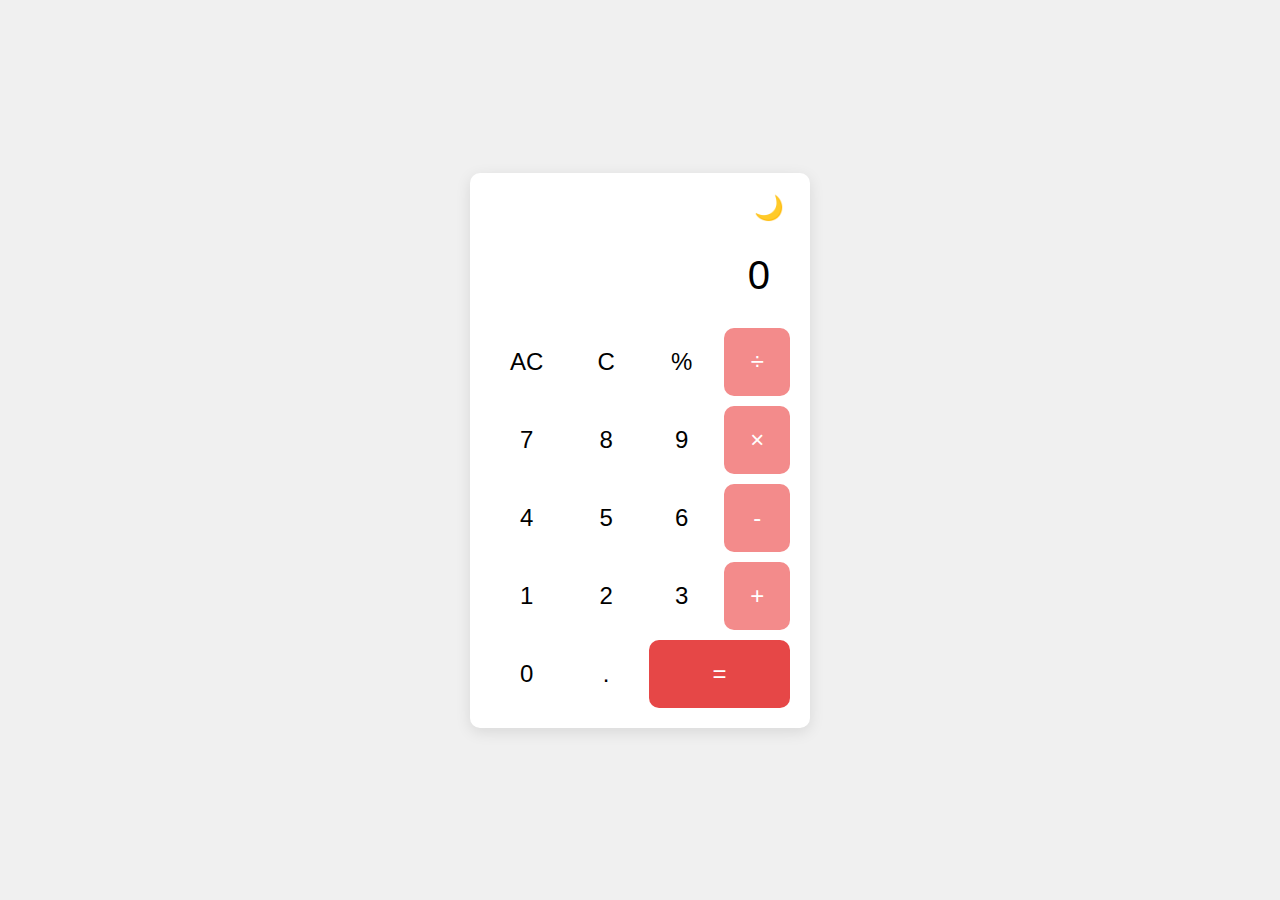
<file: calculator/index.html>
<!DOCTYPE html>
<html lang="en">
<head>
    <meta charset="UTF-8">
    <meta name="viewport" content="width=device-width, initial-scale=1.0">
    <title>Dark Mode Calculator</title>
    <link rel="stylesheet" href="style.css">
</head>
<body>
    <div class="calculator">
        <div class="theme-toggle">
            <button id="theme-button">🌙</button>
        </div>
        <div class="display">
            <span id="previous-operand"></span>
            <span id="current-operand">0</span>
        </div>
        <div class="buttons">
            <button class="button" data-action="all-clear">AC</button>
            <button class="button" data-action="clear">C</button>
            <button class="button" data-action="percentage">%</button>
            <button class="button operator" data-action="divide">÷</button>
            <button class="button" data-number>7</button>
            <button class="button" data-number>8</button>
            <button class="button" data-number>9</button>
            <button class="button operator" data-action="multiply">×</button>
            <button class="button" data-number>4</button>
            <button class="button" data-number>5</button>
            <button class="button" data-number>6</button>
            <button class="button operator" data-action="subtract">-</button>
            <button class="button" data-number>1</button>
            <button class="button" data-number>2</button>
            <button class="button" data-number>3</button>
            <button class="button operator" data-action="add">+</button>
            <button class="button" data-number>0</button>
            <button class="button" data-action="decimal">.</button>
            <button class="button equal" data-action="equals">=</button>
        </div>
    </div>

    <script src="script.js"></script>
</body>
</html>
</file>
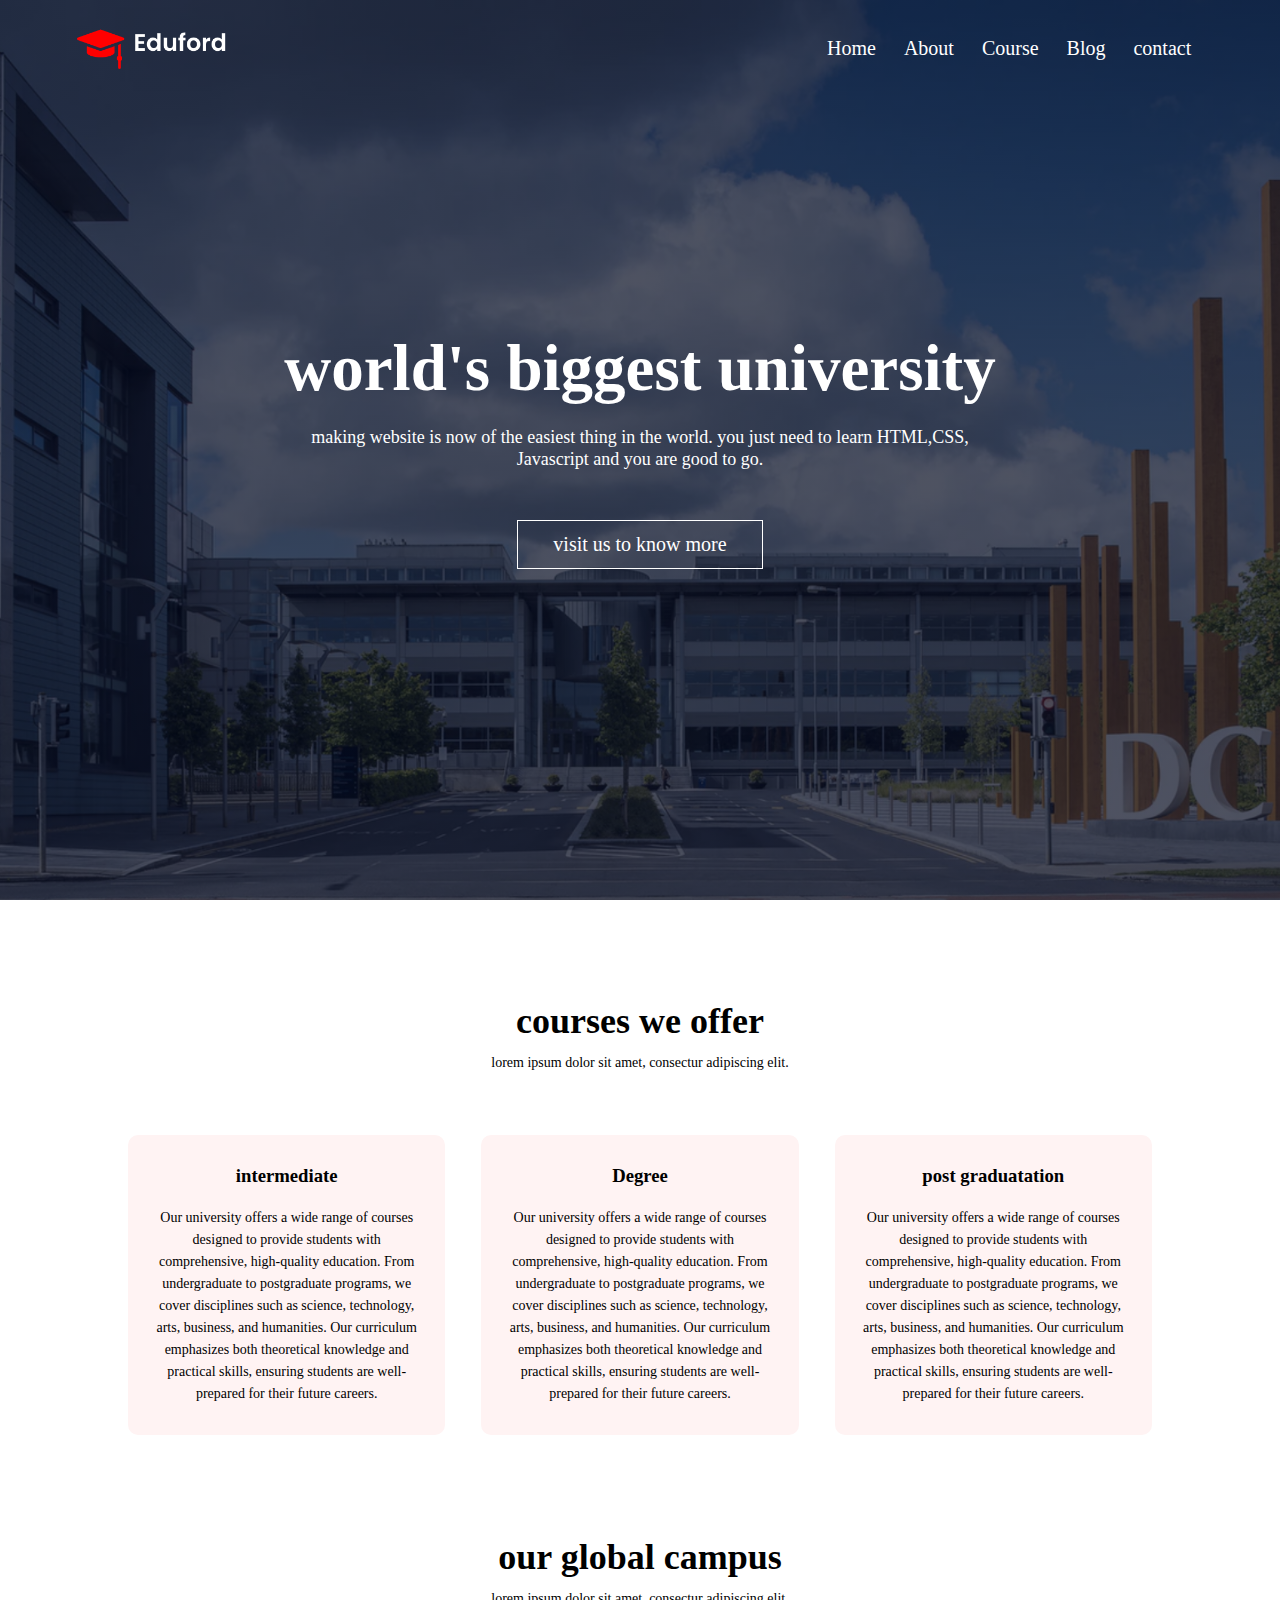
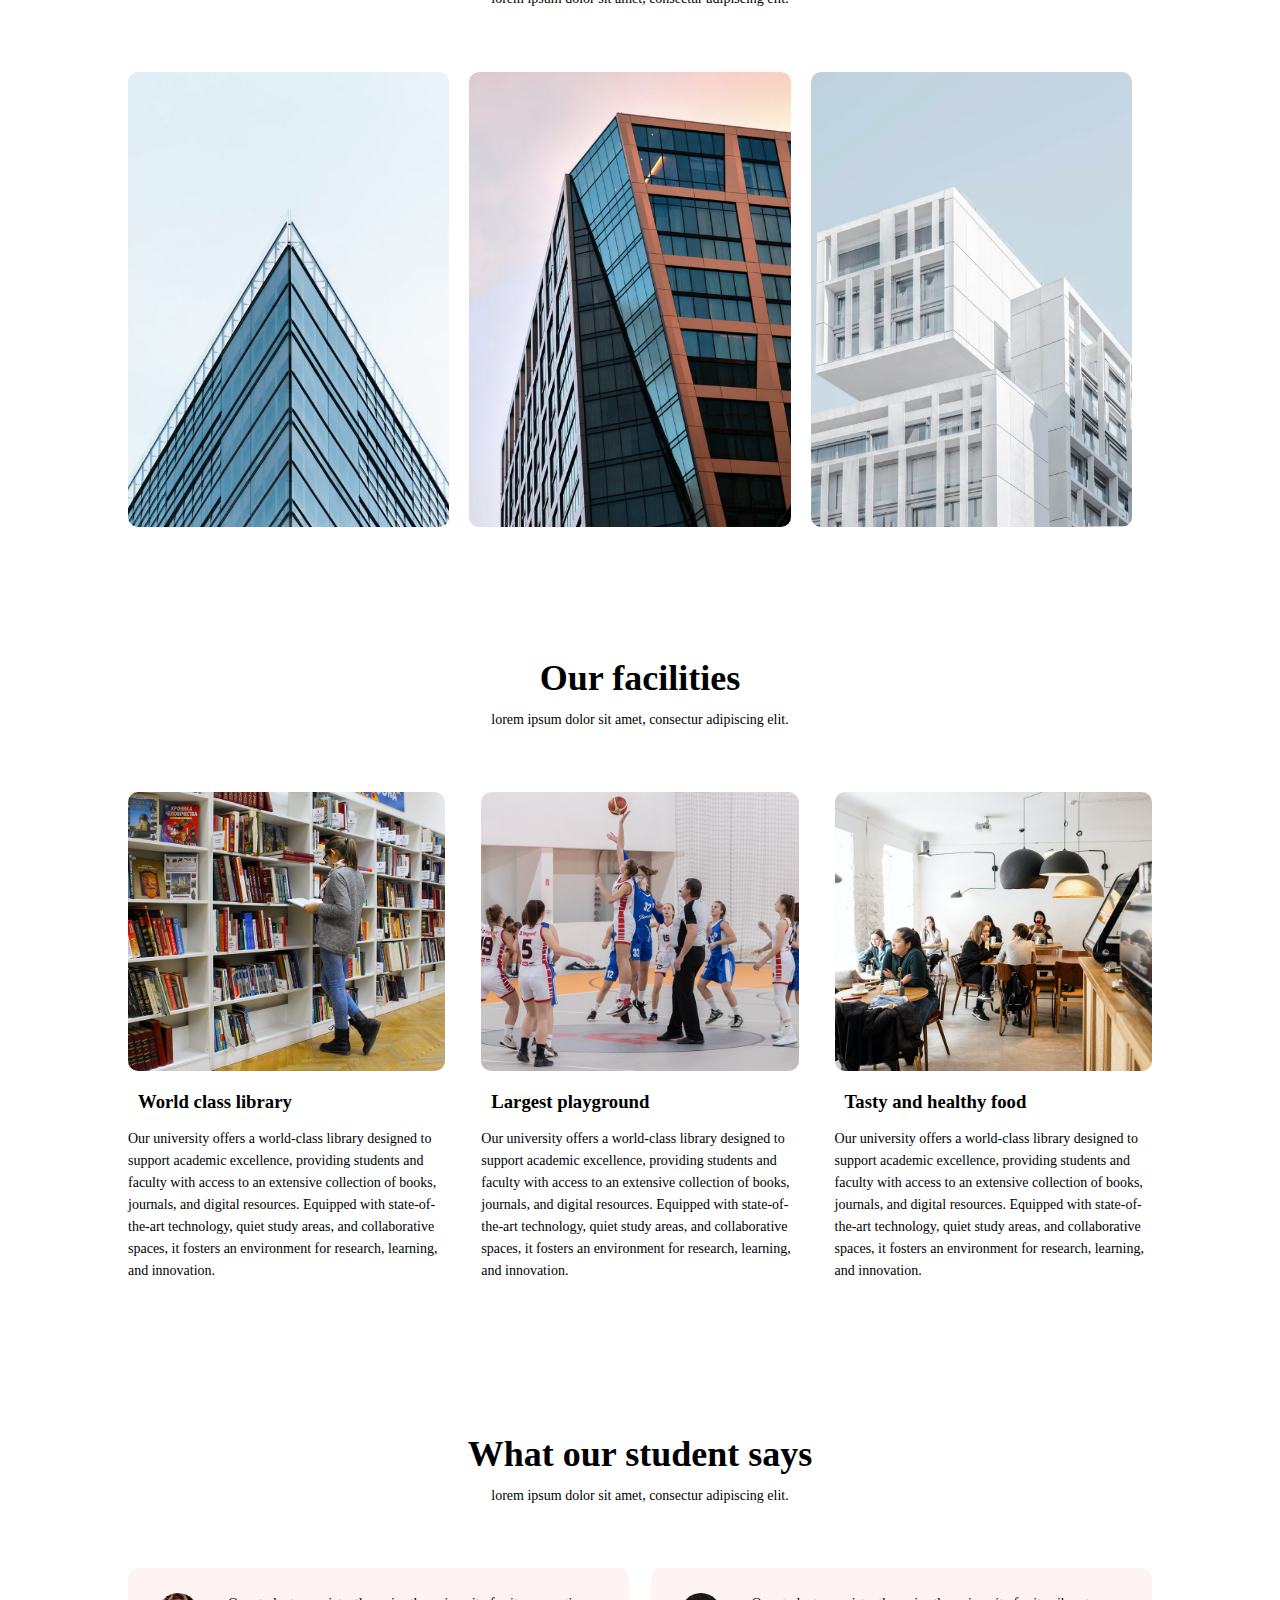
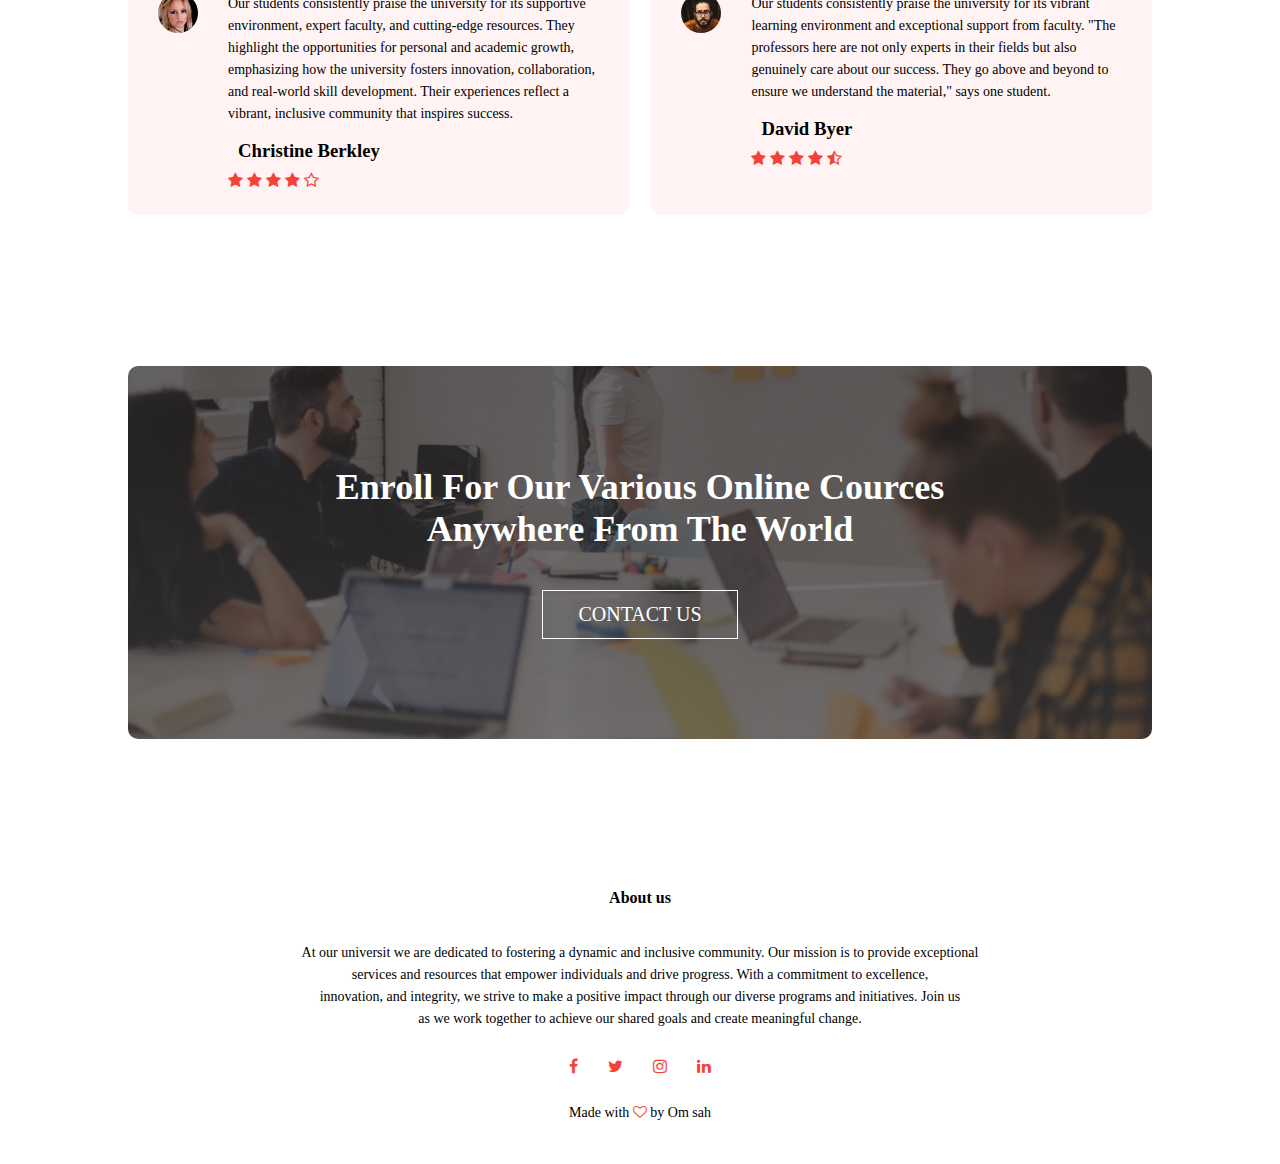
<file: images/index.html>
<!DOCTYPE html>
<html >
<head>
    
    <meta name="viewport" content="width=device-width, initial-scale=1.0">
    <title>global college</title>
    <link rel="stylesheet" href="style.css">
    <link rel="stylesheet" href="https://stackpath.bootstrapcdn.com/font-awesome/4.7.0/css/font-awesome.min.css" >
</head>
<body>
    
    <section class="header"> 
        <nav>
            <a href="index.html"><img src='logo.png'></a>
            <div class="nav-links" id="navlinks">
                <i class="fa fa-times" onclick="hidemenu()"></i>
                
                <ul>
                    <li><a href="index.html">Home</a></li>
                    <li><a href="about.html">About</a></li>
                    <li><a href="course.html">Course</a></li>
                    <li><a href="Blog.html">Blog</a></li>
                    <li><a href="contact.html">contact</a></li>
                </ul>
            </div>
            <i class="fa fa-bars" onclick="showmenu()"></i>
        </nav>
     <div class="text-box">
        <h1> world's biggest university</h1>
        <p>making website is now of the easiest thing in the world. you just need to 
            learn HTML,CSS,<br> Javascript and you are good to go.</p>
            <a href="" class="hero-btn">visit us to know more</a>
     </div>

    </section>

<!------course------>

<section class="course">
    <h1>courses we offer</h1>
    <p>lorem ipsum dolor sit amet, consectur adipiscing elit.</p>

<div class="row">
    <div class="course-col">
        <h3>intermediate</h3>
        <p> Our university offers a wide range of courses designed to provide students 
            with comprehensive, high-quality education. From undergraduate to postgraduate 
            programs, we cover disciplines such as science, technology, arts, business, and
             humanities. Our curriculum emphasizes both theoretical knowledge and practical skills, 
             ensuring students are well-prepared for their future careers.</p>
    </div>
    <div class="course-col">
        <h3>Degree</h3>
        <p> Our university offers a wide range of courses designed to provide students 
            with comprehensive, high-quality education. From undergraduate to postgraduate 
            programs, we cover disciplines such as science, technology, arts, business, and
             humanities. Our curriculum emphasizes both theoretical knowledge and practical skills, 
             ensuring students are well-prepared for their future careers.</p>
    </div>
    <div class="course-col">
        <h3>post graduatation</h3>
        <p> Our university offers a wide range of courses designed to provide students 
            with comprehensive, high-quality education. From undergraduate to postgraduate 
            programs, we cover disciplines such as science, technology, arts, business, and
             humanities. Our curriculum emphasizes both theoretical knowledge and practical skills, 
             ensuring students are well-prepared for their future careers.</p>
    </div>
</div>
</section>
<!------campus------>

<section class="campus">
    <h1>our global campus</h1>
    <p>lorem ipsum dolor sit amet, consectur adipiscing elit.</p>

    <div class="row">
        <div class="campus-col">
            <img src='london.png'>
            <div class="layer">
                <h3>london</h3>
            </div>
    </div>
            
    <div class="campus-col">
        <img src='newyork.png'>
        <div class="layer">
            <h3>Newyork</h3>
        </div>
</div>  

<div class="campus-col">
    <img src='washington.png'>
    <div class="layer">
        <h3>washington</h3>
    </div>
</div>
</div>
</section>

<!-------facilities------->
 
<section class="facilities">
    <h1> Our facilities </h1>
    <p>lorem ipsum dolor sit amet, consectur adipiscing elit.</p>

    <div class="row">
        <div class="facilities-col">
            <img src='library.png'>
         <h3>World class library</h3>
         <p>Our university offers a world-class library designed to support 
            academic excellence, providing students and faculty with access to 
            an extensive collection of books, journals, and digital resources.
             Equipped with state-of-the-art technology, quiet study areas, and 
             collaborative spaces, it fosters an environment for research, learning,
              and innovation.</p>
        </div>
        <div class="facilities-col">
            <img src='basketball.png'>
         <h3>Largest playground</h3>
         <p>Our university offers a world-class library designed to support 
            academic excellence, providing students and faculty with access to 
            an extensive collection of books, journals, and digital resources.
             Equipped with state-of-the-art technology, quiet study areas, and 
             collaborative spaces, it fosters an environment for research, learning,
              and innovation.</p>
        </div>

        <div class="facilities-col">
            <img src='cafeteria.png'>
         <h3>Tasty and healthy food</h3>
         <p>Our university offers a world-class library designed to support 
            academic excellence, providing students and faculty with access to 
            an extensive collection of books, journals, and digital resources.
             Equipped with state-of-the-art technology, quiet study areas, and 
             collaborative spaces, it fosters an environment for research, learning,
              and innovation.</p>
        </div>


    </div>

</section>

<!-----testimonials------->
<section class="testimonials"> 
         <h1>What our student says</h1>
        <p>lorem ipsum dolor sit amet, consectur adipiscing elit.</p>


        <div class="row">
        <div class="testimonials-col">
            <img src="user1.jpg">
            <div>
                <p>Our students consistently praise the university for its supportive 
                    environment, expert faculty, and cutting-edge resources. They highlight 
                    the opportunities for personal and academic growth, emphasizing how the 
                    university fosters innovation, collaboration, and real-world skill development.
                     Their experiences reflect a vibrant, inclusive community that inspires success.</p>
                     <h3>Christine Berkley</h3>
                     <i class="fa fa-star"></i>
                     <i class="fa fa-star"></i>
                     <i class="fa fa-star"></i>
                     <i class="fa fa-star"></i>
                     <i class="fa fa-star-o"></i>
            </div>
        </div>
            
        <div class="testimonials-col">
            <img src="user2.jpg">
            <div>
                <p>Our students consistently praise the university for its vibrant learning
                     environment and exceptional support from faculty. "The professors here are 
                     not only experts in their fields but also genuinely care about our success.
                     They go above and beyond to ensure we understand the material," says one student.</p>
                     <h3>David Byer</h3>
                     <i class="fa fa-star"></i>
                     <i class="fa fa-star"></i>
                     <i class="fa fa-star"></i>
                     <i class="fa fa-star"></i>
                     <i class="fa fa-star-half-o"></i>
            </div>
        </div>
        </div>
</section>

<!-----------Call To Action-------->

<section class="cta">
    <h1>Enroll For Our Various Online Cources <br> Anywhere From The World</h1>
      <a href="" class="hero-btn"> CONTACT US </a>
</section>



<!---Footer--->
<section class="footer">
   <h4>About us</h4>
   <p>At our universit we are dedicated to fostering a dynamic and 
    inclusive community. Our mission is to provide exceptional <br> services and resources 
    that empower individuals and drive progress. With a commitment to excellence,<br> innovation, 
    and integrity, we strive to make a positive impact through our diverse programs and initiatives. 
    Join us <br>as we work together to achieve our shared goals and create meaningful change.</p>
 <div class="icons">
    <i class="fa fa-facebook"></i>
    <i class="fa fa-twitter"></i>
    <i class="fa fa-instagram"></i>
    <i class="fa fa-linkedin"></i>
    
 </div>
 <p>Made with <i class="fa fa-heart-o"></i> by Om sah </p>
</section>











<!----------javascript for toggle menu-------->
<script>

    var navlinks = document.getElementById("navlinks");
    function showmenu(){
        navlinks.style.right = "0";
    }
    function hidemenu(){
        navlinks.style.right = "-200px";
    }

</script>

</body>
</html>
</file>
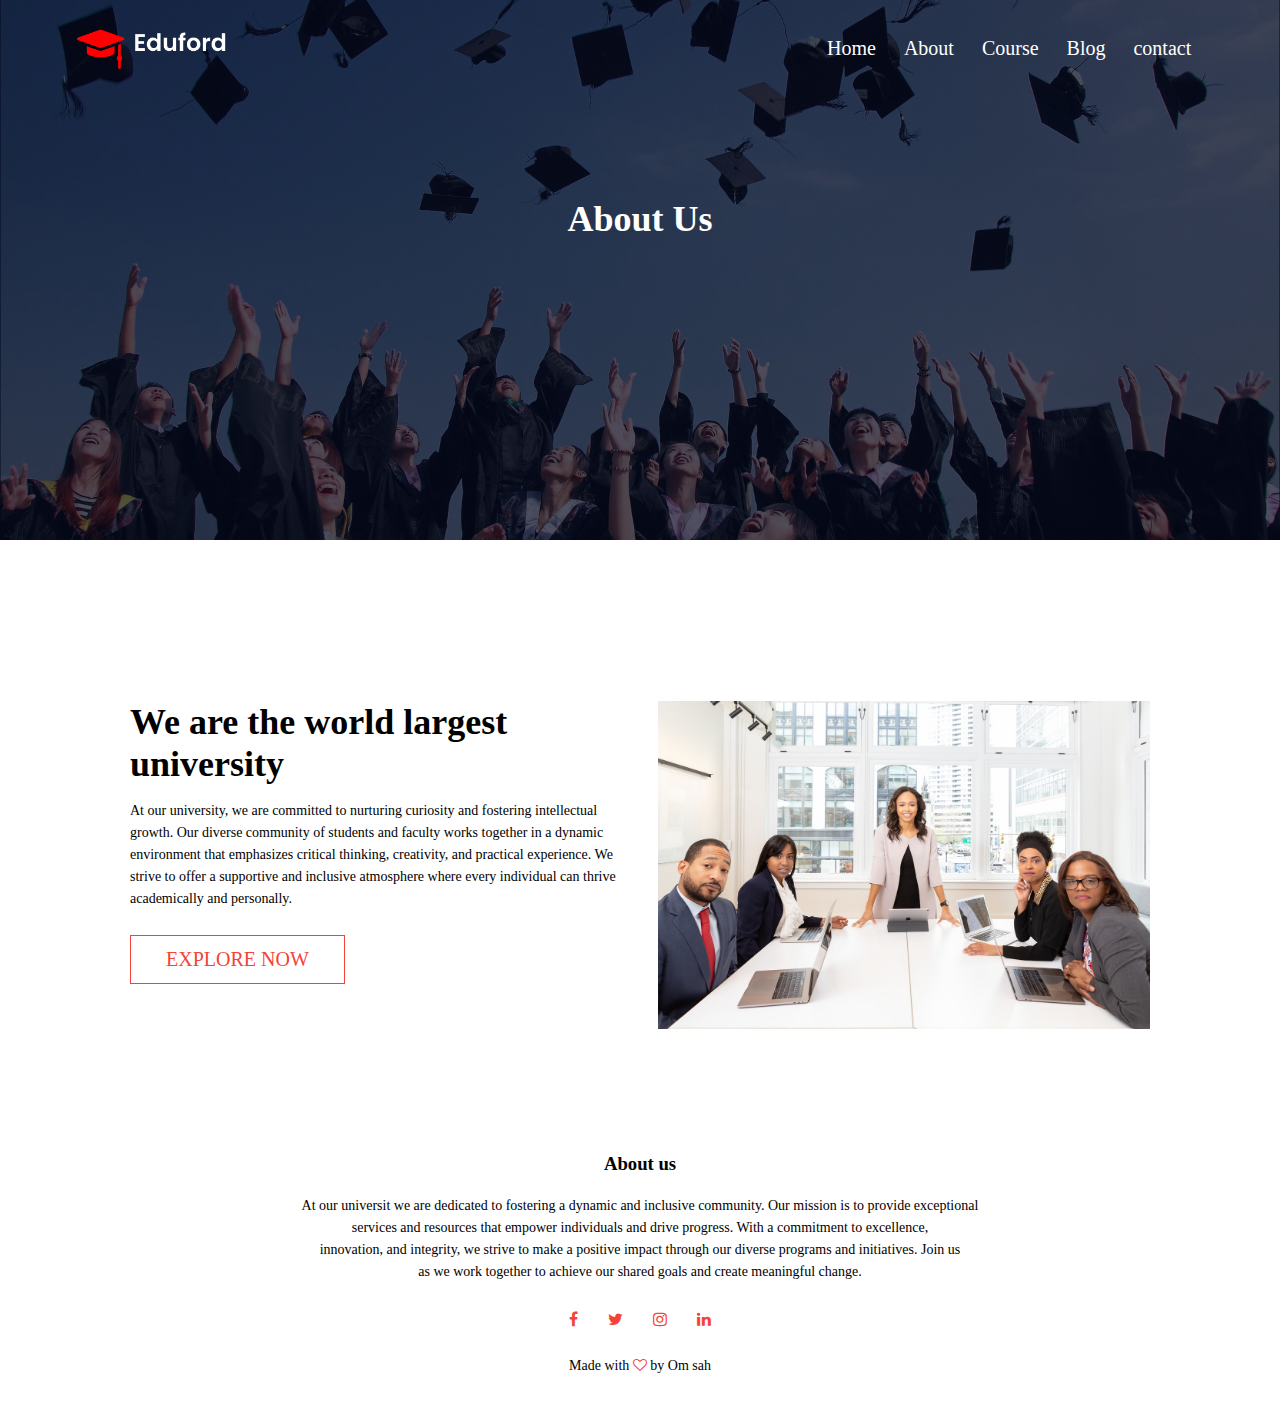
<file: images/about.html>
<!DOCTYPE html>
<html >
<head>
    
    <meta name="viewport" content="width=device-width, initial-scale=1.0">
    <title>global college</title>
    <link rel="stylesheet" href="style.css">
    <link rel="stylesheet" href="https://stackpath.bootstrapcdn.com/font-awesome/4.7.0/css/font-awesome.min.css" >
</head>
<body>
    
    <section class="sub-header"> 
        <nav>
            <a href="index.html"><img src='logo.png'></a>
            <div class="nav-links" id="navlinks">
                <i class="fa fa-times" onclick="hidemenu()"></i>
                
                <ul>
                    <li><a href="index.html">Home</a></li>
                    <li><a href="about.html">About</a></li>
                    <li><a href="course.html">Course</a></li>
                    <li><a href="Blog.html">Blog</a></li>
                    <li><a href="contact.html">contact</a></li>
                </ul>
            </div>
            <i class="fa fa-bars" onclick="showmenu()"></i>
        </nav>
     <h1>About Us</h1>

    </section>

<!---about us content---->

<section class="about-us">

<div class="row">
    <div class="about-col">
      <h1>We are the world largest university</h1>
      <p>At our university, we are committed to nurturing curiosity
         and fostering intellectual growth. Our diverse community of students 
         and faculty works together in a dynamic environment that emphasizes 
         critical thinking, creativity, and practical experience. We strive to 
         offer a supportive and inclusive atmosphere where every individual can thrive academically 
         and personally.</p>
<a href="" class="hero-btn red-btn">EXPLORE NOW</a>
    </div>
    <div class="about-col">
          <img src="about.jpg"
    </div>
</div>

</section>








<!---Footer--->
<section class="footer">
   <h3>About us</h3>
   <p>At our universit we are dedicated to fostering a dynamic and 
    inclusive community. Our mission is to provide exceptional <br> services and resources 
    that empower individuals and drive progress. With a commitment to excellence,<br> innovation, 
    and integrity, we strive to make a positive impact through our diverse programs and initiatives. 
    Join us <br>as we work together to achieve our shared goals and create meaningful change.</p>
 <div class="icons">
    <i class="fa fa-facebook"></i>
    <i class="fa fa-twitter"></i>
    <i class="fa fa-instagram"></i>
    <i class="fa fa-linkedin"></i>
    
 </div>
 <p>Made with <i class="fa fa-heart-o"></i> by Om sah </p>
</section>











<!----------javascript for toggle menu-------->
<script>

    var navlinks = document.getElementById("navlinks");
    function showmenu(){
        navlinks.style.right = "0";
    }
    function hidemenu(){
        navlinks.style.right = "-200px";
    }

</script>

</body>
</html>
</file>
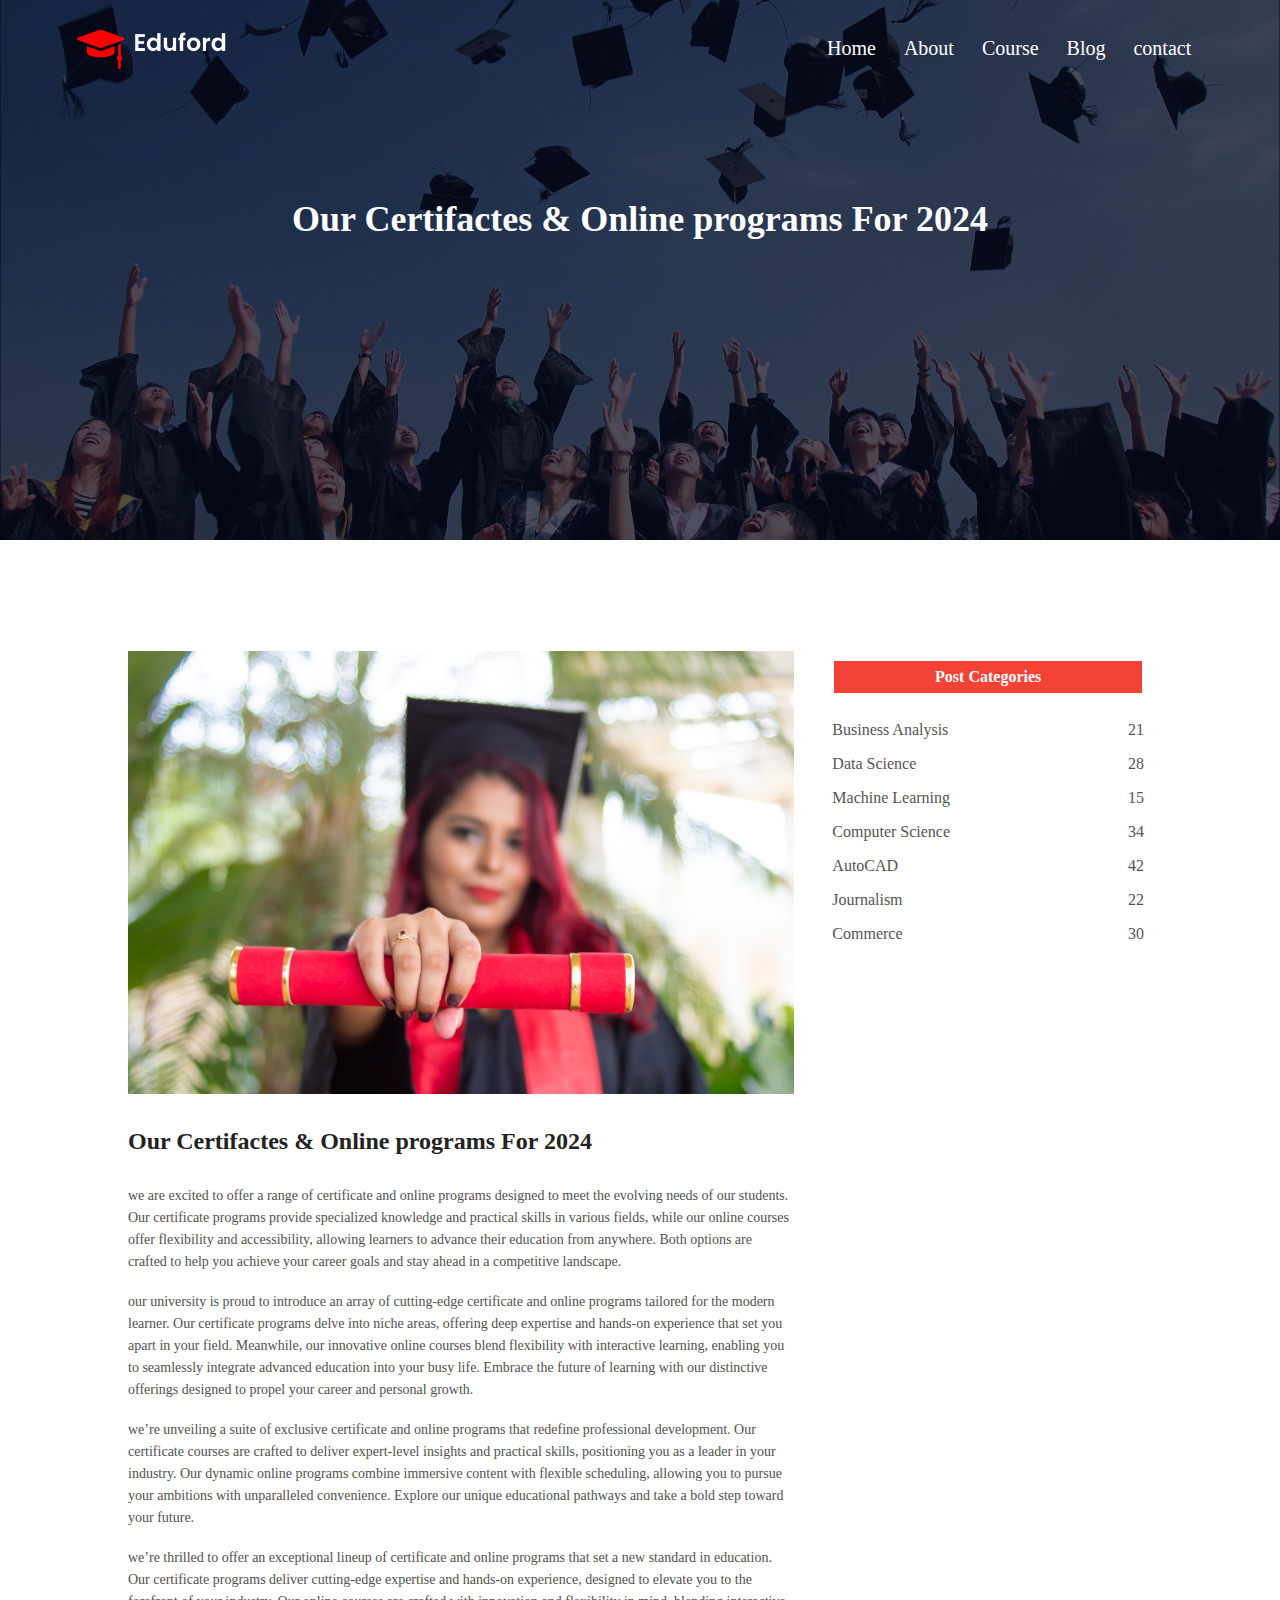
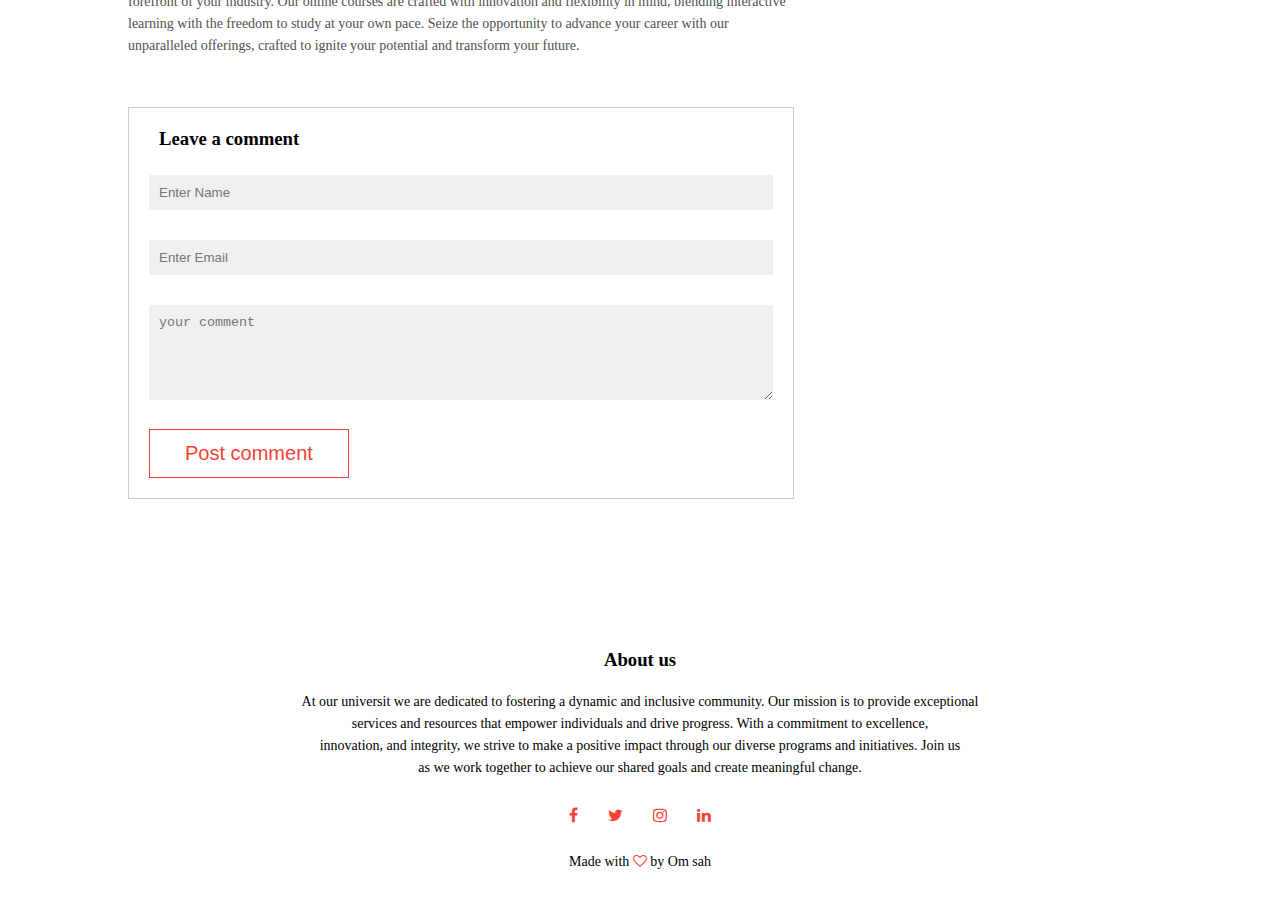
<file: images/Blog.html>
<!DOCTYPE html>
<html >
<head>
    
    <meta name="viewport" content="width=device-width, initial-scale=1.0">
    <title>global college</title>
    <link rel="stylesheet" href="style.css">
    <link rel="stylesheet" href="https://stackpath.bootstrapcdn.com/font-awesome/4.7.0/css/font-awesome.min.css" >
</head>
<body>
    
    <section class="sub-header"> 
        <nav>
            <a href="index.html"><img src='logo.png'></a>
            <div class="nav-links" id="navlinks">
                <i class="fa fa-times" onclick="hidemenu()"></i>
                
                <ul>
                    <li><a href="index.html">Home</a></li>
                    <li><a href="about.html">About</a></li>
                    <li><a href="course.html">Course</a></li>
                    <li><a href="Blog.html">Blog</a></li>
                    <li><a href="contact.html">contact</a></li>
                </ul>
            </div>
            <i class="fa fa-bars" onclick="showmenu()"></i>
        </nav>
     <h1>Our Certifactes & Online programs For 2024</h1>
</section>

 <!------blog page content----->      
<section class="blog-content">

    <div class="row">
        <div class="blog-left">
            <img src="certificate.jpg">
            <h2>Our Certifactes & Online programs For 2024</h2>
            <p> we are excited to offer a range of certificate and online programs 
         designed to meet the evolving needs of our students. Our certificate programs 
        provide specialized knowledge and practical skills in various fields, while our 
        online courses offer flexibility and accessibility, allowing learners to advance
         their education from anywhere. Both options are crafted to help you achieve your 
              career goals and stay ahead in a competitive landscape.</p>
                 <br>
                 <p>our university is proud to introduce an array of cutting-edge certificate and 
         online programs tailored for the modern learner. Our certificate programs delve
         into niche areas, offering deep expertise and hands-on experience that set you 
             apart in your field. Meanwhile, our innovative online courses blend flexibility
          with interactive learning, enabling you to seamlessly integrate advanced education
          into your busy life. Embrace the future of learning with our distinctive offerings
          designed to propel your career and personal growth.</p>
                        <br>
                        <p>we’re unveiling a suite of exclusive certificate and online programs 
               that redefine professional development. Our certificate courses are crafted 
           to deliver expert-level insights and practical skills, positioning you as a 
          leader in your industry. Our dynamic online programs combine immersive content
              with flexible scheduling, allowing you to pursue your ambitions with unparalleled
              convenience. Explore our unique educational pathways and take a bold step toward
              your future.</p>
                               <br>
                     <p> we’re thrilled to offer an exceptional lineup of certificate
                    and online programs that set a new standard in education. Our certificate
                   programs deliver cutting-edge expertise and hands-on experience, designed
                  to elevate you to the forefront of your industry. Our online courses are 
                crafted with innovation and flexibility in mind, blending interactive learning 
               with the freedom to study at your own pace. Seize the opportunity to advance 
               your career with our unparalleled offerings, crafted to ignite your potential 
               and transform your future.</p>

           <div class="comment-box">
            <h3>Leave a comment</h3>
            <form class="comment-form">
                <input class="text" placeholder="Enter Name">
                <input type="text" placeholder="Enter Email">
                <textarea rows="5" placeholder="your comment"></textarea>
                <button type="Submit" class="hero-btn red-btn">Post comment</button>
            </form>
           </div>











            </div>
            <div class="blog-right">
                <h3>Post Categories</h3>
                <div>
                    <span> Business Analysis</span>
                        <span>21</span>
                </div>

                <div>
                    <span> Data Science </span>
                        <span>28</span>
                </div>

                <div>
                    <span> Machine Learning</span>
                        <span>15</span>
                </div>

                <div>
                    <span> Computer Science </span>
                        <span>34</span>
                </div>

                <div>
                    <span> AutoCAD  </span>
                        <span>42</span>
                </div>

                <div>
                    <span> Journalism </span>
                        <span>22</span>
                </div>

                <div>
                    <span> Commerce </span>
                        <span>30</span>
                </div>

            
            </div>
    </div>

</section>




<!---Footer--->
<section class="footer">
   <h3>About us</h3>
   <p>At our universit we are dedicated to fostering a dynamic and 
    inclusive community. Our mission is to provide exceptional <br> services and resources 
    that empower individuals and drive progress. With a commitment to excellence,<br> innovation, 
    and integrity, we strive to make a positive impact through our diverse programs and initiatives. 
    Join us <br>as we work together to achieve our shared goals and create meaningful change.</p>
 <div class="icons">
    <i class="fa fa-facebook"></i>
    <i class="fa fa-twitter"></i>
    <i class="fa fa-instagram"></i>
    <i class="fa fa-linkedin"></i>
    
 </div>
 <p>Made with <i class="fa fa-heart-o"></i> by Om sah </p>
</section>











<!----------javascript for toggle menu-------->
<script>

    var navlinks = document.getElementById("navlinks");
    function showmenu(){
        navlinks.style.right = "0";
    }
    function hidemenu(){
        navlinks.style.right = "-200px";
    }

</script>

</body>
</html>
</file>
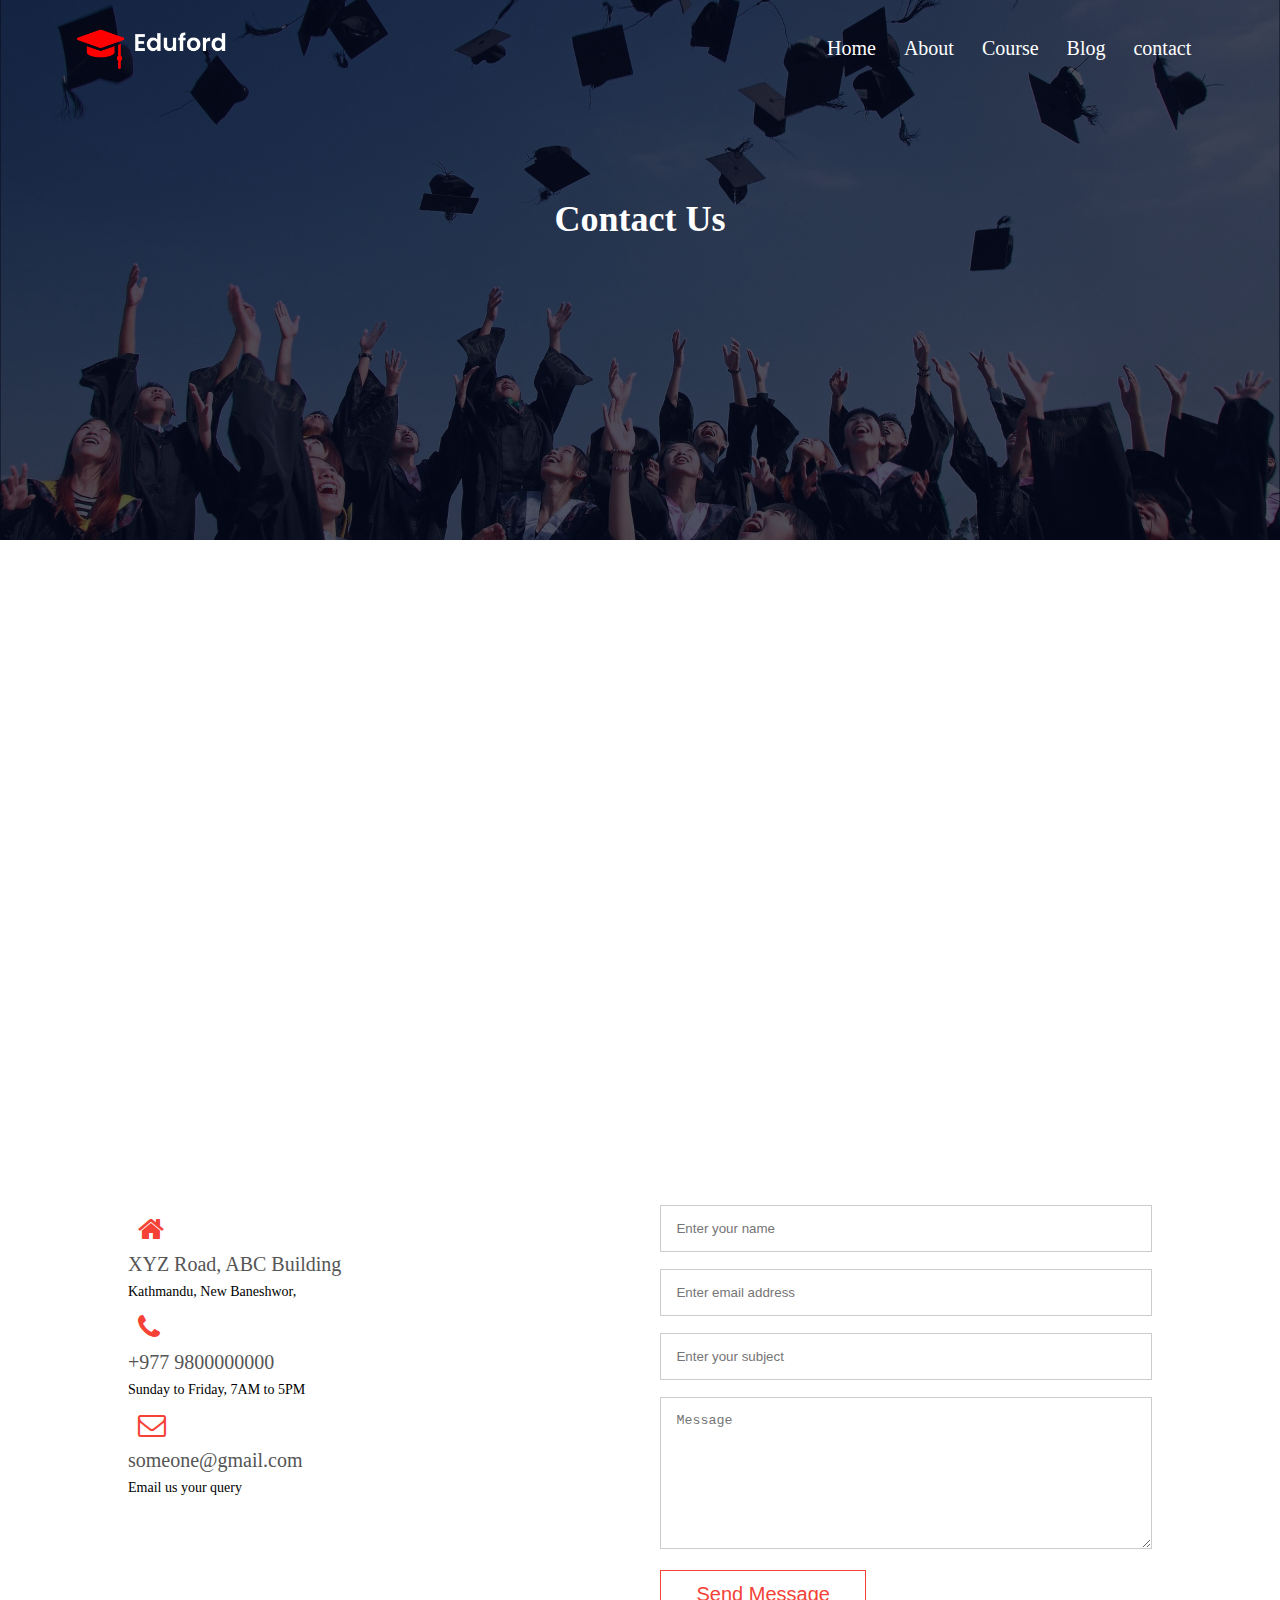
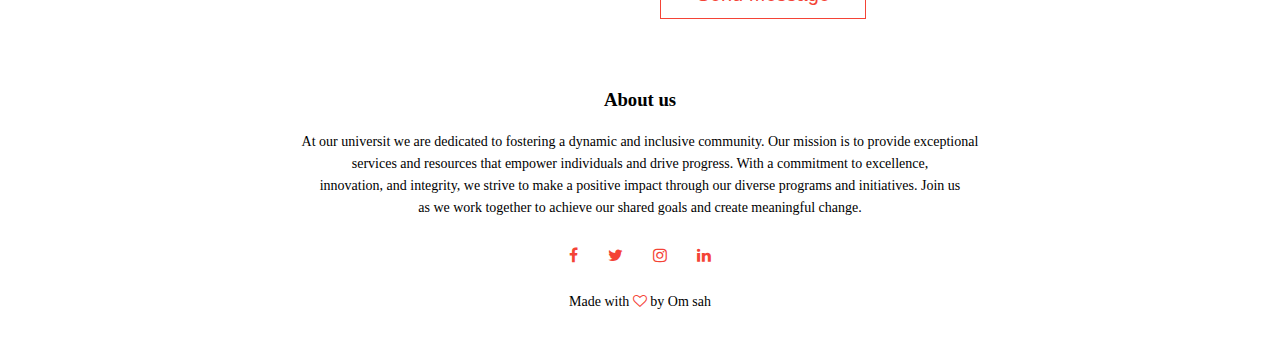
<file: images/contact.html>
<!DOCTYPE html>
<html >
<head>
    
    <meta name="viewport" content="width=device-width, initial-scale=1.0">
    <title>global college</title>
    <link rel="stylesheet" href="style.css">
    <link rel="stylesheet" href="https://stackpath.bootstrapcdn.com/font-awesome/4.7.0/css/font-awesome.min.css" >
</head>
<body>
    
    <section class="sub-header"> 
        <nav>
            <a href="index.html"><img src='logo.png'></a>
            <div class="nav-links" id="navlinks">
                <i class="fa fa-times" onclick="hidemenu()"></i>
                
                <ul>
                    <li><a href="index.html">Home</a></li>
                    <li><a href="about.html">About</a></li>
                    <li><a href="course.html">Course</a></li>
                    <li><a href="Blog.html">Blog</a></li>
                    <li><a href="contact.html">contact</a></li>
                </ul>
            </div>
            <i class="fa fa-bars" onclick="showmenu()"></i>
        </nav>
     <h1>Contact Us</h1>

    </section>

<!---contact us---->
<section class="location">
    <iframe src="https://www.google.com/maps/embed?pb=!1m18!1m12!1m3!1d14130.924591123821!2d85.32951858267667!3d27.694703218596423!2m3!1f0!2f0!3f0!3m2!1i1024!2i768!4f13.1!3m3!1m2!1s0x39eb199a06c2eaf9%3A0xc5670a9173e161de!2sNew%20Baneshwor%2C%20Kathmandu%2044600!5e0!3m2!1sen!2snp!4v1725605720997!5m2!1sen!2snp" width="600" height="450" style="border:0;" allowfullscreen="" loading="lazy" referrerpolicy="no-referrer-when-downgrade"></iframe>
</section>

<section class="contact-us">
    <div class="row">
        <div class="contact-col">
            <div>
                <i class="fa fa-home"></i>
                <span>
                    <h5>XYZ Road, ABC Building</h5>
                    <p>Kathmandu, New Baneshwor,</p>
                </span>
            </div>
            <div>
                <i class="fa fa-phone"></i>
                <span>
                    <h5>+977 9800000000</h5>
                    <p>Sunday to Friday, 7AM to 5PM</p>
                </span>
            </div>
            <div>
                <i class="fa fa-envelope-o"></i>
                <span>
                    <h5>someone@gmail.com</h5>
                    <p>Email us your query</p>
                </span>
            </div>
        </div>

        <div class="contact-col">
            <form action="form-handler.php" method="post">
                <input type="text" name="name" placeholder="Enter your name" required>
                <input type="email" name="email" placeholder="Enter email address" required>
                <input type="text" placeholder="Enter your subject" required>
                <textarea rows="8" name="subject" placeholder="Message" required></textarea>
                <button type="submit" name="message" class="hero-btn red-btn">Send Message</button>
            </form>
        </div>
    </div>
</section>





<!---Footer--->
<section class="footer">
   <h3>About us</h3>
   <p>At our universit we are dedicated to fostering a dynamic and 
    inclusive community. Our mission is to provide exceptional <br> services and resources 
    that empower individuals and drive progress. With a commitment to excellence,<br> innovation, 
    and integrity, we strive to make a positive impact through our diverse programs and initiatives. 
    Join us <br>as we work together to achieve our shared goals and create meaningful change.</p>
 <div class="icons">
    <i class="fa fa-facebook"></i>
    <i class="fa fa-twitter"></i>
    <i class="fa fa-instagram"></i>
    <i class="fa fa-linkedin"></i>
    
 </div>
 <p>Made with <i class="fa fa-heart-o"></i> by Om sah </p>
</section>











<!----------javascript for toggle menu-------->
<script>

    var navlinks = document.getElementById("navlinks");
    function showmenu(){
        navlinks.style.right = "0";
    }
    function hidemenu(){
        navlinks.style.right = "-200px";
    }

</script>

</body>
</html>
</file>
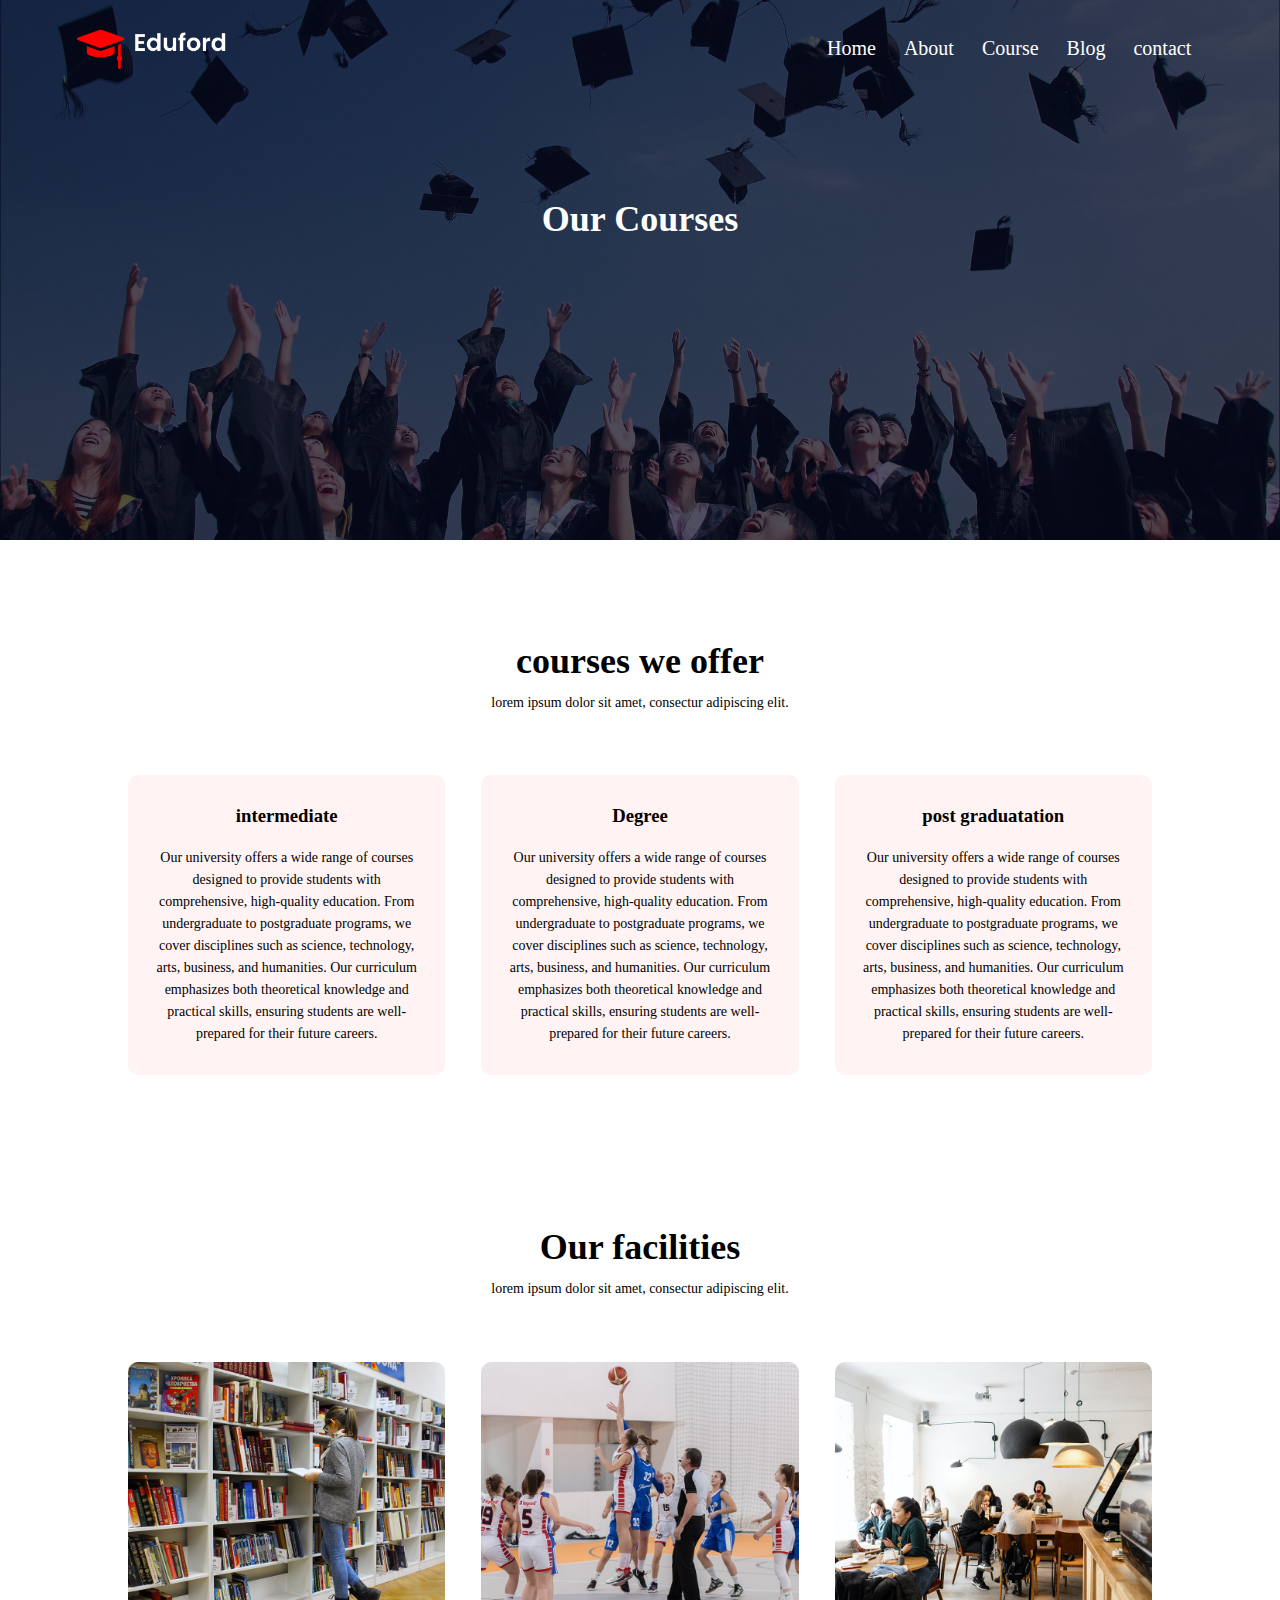
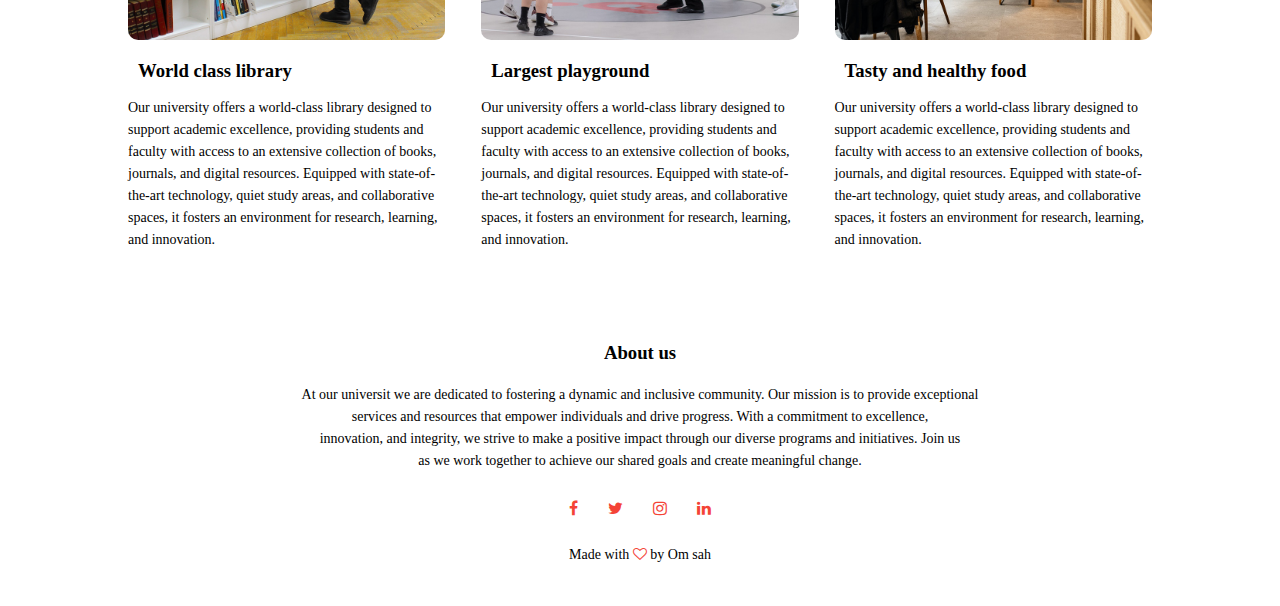
<file: images/course.html>
<!DOCTYPE html>
<html >
<head>
    
    <meta name="viewport" content="width=device-width, initial-scale=1.0">
    <title>global college</title>
    <link rel="stylesheet" href="style.css">
    <link rel="stylesheet" href="https://stackpath.bootstrapcdn.com/font-awesome/4.7.0/css/font-awesome.min.css" >
</head>
<body>
    
    <section class="sub-header"> 
        <nav>
            <a href="index.html"><img src='logo.png'></a>
            <div class="nav-links" id="navlinks">
                <i class="fa fa-times" onclick="hidemenu()"></i>
                
                <ul>
                    <li><a href="index.html">Home</a></li>
                    <li><a href="about.html">About</a></li>
                    <li><a href="course.html">Course</a></li>
                    <li><a href="Blog.html">Blog</a></li>
                    <li><a href="contact.html">contact</a></li>
                </ul>
            </div>
            <i class="fa fa-bars" onclick="showmenu()"></i>
        </nav>
     <h1>Our Courses</h1>

    </section>
<!-----course------->

<section class="course">
    <h1>courses we offer</h1>
    <p>lorem ipsum dolor sit amet, consectur adipiscing elit.</p>

<div class="row">
    <div class="course-col">
        <h3>intermediate</h3>
        <p> Our university offers a wide range of courses designed to provide students 
            with comprehensive, high-quality education. From undergraduate to postgraduate 
            programs, we cover disciplines such as science, technology, arts, business, and
             humanities. Our curriculum emphasizes both theoretical knowledge and practical skills, 
             ensuring students are well-prepared for their future careers.</p>
    </div>
    <div class="course-col">
        <h3>Degree</h3>
        <p> Our university offers a wide range of courses designed to provide students 
            with comprehensive, high-quality education. From undergraduate to postgraduate 
            programs, we cover disciplines such as science, technology, arts, business, and
             humanities. Our curriculum emphasizes both theoretical knowledge and practical skills, 
             ensuring students are well-prepared for their future careers.</p>
    </div>
    <div class="course-col">
        <h3>post graduatation</h3>
        <p> Our university offers a wide range of courses designed to provide students 
            with comprehensive, high-quality education. From undergraduate to postgraduate 
            programs, we cover disciplines such as science, technology, arts, business, and
             humanities. Our curriculum emphasizes both theoretical knowledge and practical skills, 
             ensuring students are well-prepared for their future careers.</p>
    </div>
</div>
</section>

<!-----facilities------->

<section class="facilities">
    <h1> Our facilities </h1>
    <p>lorem ipsum dolor sit amet, consectur adipiscing elit.</p>

    <div class="row">
        <div class="facilities-col">
            <img src='library.png'>
         <h3>World class library</h3>
         <p>Our university offers a world-class library designed to support 
            academic excellence, providing students and faculty with access to 
            an extensive collection of books, journals, and digital resources.
             Equipped with state-of-the-art technology, quiet study areas, and 
             collaborative spaces, it fosters an environment for research, learning,
              and innovation.</p>
        </div>
        <div class="facilities-col">
            <img src='basketball.png'>
         <h3>Largest playground</h3>
         <p>Our university offers a world-class library designed to support 
            academic excellence, providing students and faculty with access to 
            an extensive collection of books, journals, and digital resources.
             Equipped with state-of-the-art technology, quiet study areas, and 
             collaborative spaces, it fosters an environment for research, learning,
              and innovation.</p>
        </div>

        <div class="facilities-col">
            <img src='cafeteria.png'>
         <h3>Tasty and healthy food</h3>
         <p>Our university offers a world-class library designed to support 
            academic excellence, providing students and faculty with access to 
            an extensive collection of books, journals, and digital resources.
             Equipped with state-of-the-art technology, quiet study areas, and 
             collaborative spaces, it fosters an environment for research, learning,
              and innovation.</p>
        </div>


    </div>

</section>






<!---Footer--->
<section class="footer">
   <h3>About us</h3>
   <p>At our universit we are dedicated to fostering a dynamic and 
    inclusive community. Our mission is to provide exceptional <br> services and resources 
    that empower individuals and drive progress. With a commitment to excellence,<br> innovation, 
    and integrity, we strive to make a positive impact through our diverse programs and initiatives. 
    Join us <br>as we work together to achieve our shared goals and create meaningful change.</p>
 <div class="icons">
    <i class="fa fa-facebook"></i>
    <i class="fa fa-twitter"></i>
    <i class="fa fa-instagram"></i>
    <i class="fa fa-linkedin"></i>
    
 </div>
 <p>Made with <i class="fa fa-heart-o"></i> by Om sah </p>
</section>











<!----------javascript for toggle menu-------->
<script>

    var navlinks = document.getElementById("navlinks");
    function showmenu(){
        navlinks.style.right = "0";
    }
    function hidemenu(){
        navlinks.style.right = "-200px";
    }

</script>

</body>
</html>
</file>
<file: calculator/style.css>
:root {
    --bg-color: #f0f0f0;
    --calculator-bg: #fff;
    --button-bg: #fff;
    --button-text: #000;
    --button-hover: #eaeaea;
    --display-bg: #fff;
    --display-text: #000;
    --operator-bg: #f38b8b;
    --operator-text: #fff;
}

body {
    margin: 0;
    display: flex;
    justify-content: center;
    align-items: center;
    height: 100vh;
    background-color: var(--bg-color);
    font-family: 'Arial', sans-serif;
}

.calculator {
    width: 300px;
    padding: 20px;
    background-color: var(--calculator-bg);
    border-radius: 10px;
    box-shadow: 0px 4px 15px rgba(0, 0, 0, 0.1);
}

.display {
    background-color: var(--display-bg);
    color: var(--display-text);
    font-size: 2.5rem;
    text-align: right;
    padding: 20px;
    border-radius: 10px;
    margin-bottom: 10px;
    display: flex;
    justify-content: space-between;
}

.buttons {
    display: grid;
    grid-template-columns: repeat(4, 1fr);
    gap: 10px;
}

.button {
    background-color: var(--button-bg);
    color: var(--button-text);
    font-size: 1.5rem;
    border: none;
    padding: 20px;
    border-radius: 10px;
    cursor: pointer;
    transition: background-color 0.2s;
}

.button:hover {
    background-color: var(--button-hover);
}

.operator {
    background-color: var(--operator-bg);
    color: var(--operator-text);
}

.equal {
    background-color: #e64747;
    color: #fff;
    grid-column: span 2;
}

.theme-toggle {
    display: flex;
    justify-content: flex-end;
    margin-bottom: 10px;
}

button#theme-button {
    background: none;
    border: none;
    font-size: 1.5rem;
    cursor: pointer;
}

/* Dark Mode for Calculator Only */
.calculator.dark-mode {
    --calculator-bg: #2c2c2c;
    --button-bg: #333;
    --button-hover: #444;
    --button-text: #fff;
    --display-bg: #1c1c1c;
    --display-text: #fff;
    --operator-bg: #f28c8c;
    --operator-text: #fff;
}
</file>
<file: images/style.css>
*{
    margin: 0;
    padding: 0;
}
.header{
    min-height: 100vh;
    width: 100%;
    background-image:linear-gradient(rgba(4, 9, 30, 0.7),rgba(4, 9, 30, 0.7)), url('banner.png');
    background-position: center;
    background-size: cover;
    position: relative;
}
nav{
    display: flex;
    padding: 2% 6%;
    justify-content: space-between;
    align-items: center;
}

nav img{
    width: 150px;

}
.nav-links{
    flex: 1;
    text-align: right;

}
.nav-links ul li{
    list-style: none;
    display: inline-block;
    padding: 8px 12px;
    position: relative;

}
.nav-links ul li a{
color: #fff;
text-decoration: none;
font-size: 20px;
}
.nav-links ul li::after{
    content: '';
    width: 0%;
    height: 2px;
    background: #f44336;
    display: block;
    margin: auto;
    transition: 0.60s;
}
.nav-links ul li:hover::after {
    width: 100%;

}
.text-box{
    width: 80%;
    color: #fff;
    position: absolute;
    top: 50%;
    left: 50%;
    transform: translate(-50%,-50%);
    text-align: center;
}
.text-box h1{
    font-size: 65px;
}
.text-box p{
    margin: 10px 0 40px;
    font-size: 18px;
    color: #fff;
}
.hero-btn{
    display: inline-block;
    text-decoration: none;
    color: #fff;
    border: 1px solid #fff;
    padding: 12px 35px;
    font-size: 20px;
    background: transparent;
    position: relative;
    cursor: pointer;
}
.hero-btn:hover{
    border: 1px solid #f44336;
    background: #f44336;
    transition: 1.5s;   
}

nav .fa {
    display: none;
}

@media(max-width:700px){
    .text-box h1{
        font-size: 25px;
     }
          .nav-links ul li{
            display: block;
          } 
          .nav-links{
            position: fixed;
            background: #f44336;
            height: 100vh;
            width: 180px;
            top: 0;
            right: -200px;
            text-align: left;
            z-index: 2;
            transition: 1s;

          }
          nav .fa{
            display: block;
            color: #fff;
            margin: 10px;
            font-size: 20px;
            cursor: pointer;
          }
          .nav-links ul{
            padding: 30px;
          }
}

/*-----course--------*/


.course{
    width: 80%;
    margin: auto;
    text-align: center;
    padding-top: 100px;
    
}

h1{
    font-size: 36px;
    font-weight: 600;
}

p{
    color: 777;
    font-size: 14px;
    font-weight: 300;
    line-height: 22px;
    padding: 10px;
}

.row{
    margin-top: 5%;
    display: flex;
    justify-content: space-between;
}

.course-col{
    flex-basis: 31%;
    background: #fff3f3;
    border-radius: 10px;
    margin-bottom: 5%;
    padding: 20px 12px;
    box-sizing: border-box;
    transition: 0.5s;
}
h3{
    text-align: center;
    font-weight: 600;
    margin: 10px;
}

.course-col:hover{
      box-shadow: 0 0 20px 0px rgba(0, 0, 0, 0.2);
}
@media(max-width: 700px){
    .row{
        flex-direction: column;
    }
}

/*--------campus-------*/
.campus{
    width: 80%;
    margin: auto;
    text-align: center;
    padding-top: 50px;
}

.campus-col{
    flex-basis: 35%;
    border-radius: 10px;
    margin-bottom: 30px;
    margin-right: 20px;
    position: relative;
    overflow: hidden;
}

.campus-col img{
    width: 100%;
    display: block;
}

.layer{
    background: transparent;
    height: 100%;
    width: 100%;
    position: absolute;
    top: 0;
    left: 0;
    transition: 0.5s;
}

.layer:hover{
     background: rgba(226,0,0,0.7);
}

.layer h3{
    width: 100%;
    font-weight: 500;
    color: #fff;
    font-size: 26px;
    bottom: 0;
    left: 50%;
    transform: translatex(-50%);
    position: absolute;
    opacity: 0;
    transition: 0.5s;
}

.layer:hover h3{
    bottom: 49%;
    opacity: 1;
}

/*------facilities----------*/

.facilities{
    width: 80%;
    margin: auto;
    text-align: center;
    padding-top: 100px;
}

.facilities-col{
    flex-basis: 31%;
    border-radius: 10px;
    margin-bottom: 5%;
    text-align: left;
}

.facilities-col img{
    width: 100%;
    border-radius: 10px;
}

.facilities-col p{
    padding: 0;
}
.facilities-col h3{
    margin-top: 16px;
    margin-bottom: 15px;
    text-align: left;
}

/*-------testimonials--------*/

.testimonials{
    width: 80%;
    margin: auto;
    padding-top: 100px;
    text-align: center;
}

.testimonials-col{
    flex-basis: 44%;
    border-radius: 10px;
    margin-bottom: 5%;
    text-align: left;
    background: #fff3f3;
    padding: 25px;
    cursor: pointer;
    display: flex;
}

.testimonials-col img{
    height: 40px;
    margin-left: 5px;
    margin-right: 30px;
    border-radius: 50%;
}
.testimonials-col p{
    padding: 0;
}
.testimonials-col h3{
    margin-top: 15px;
    text-align: left;
}
.testimonials-col .fa{
    color: #f44336;
}

@media(max-width:700px){
    .testimonials-col img{
        margin-left: 0px;
        margin-right: 15px;
    }
}

/*----------call to action---------*/

.cta{
    margin: 100px auto;
    width: 80%;
    background-image: linear-gradient(rgba(39, 35, 35, 0.7),rgba(63, 59, 59, 0.7)),url('banner2.jpg');
    background-position: center;
    background-size: cover;
    border-radius: 10px;
    text-align: center;
    padding: 100px 0;
}

.cta h1{
    color: #fff;
    margin-bottom: 40px;
    padding: 0;
}

@media(max-width: 700px){
    .cta h1{
        font-size: 24px;
    }
}

/*-----footer-----*/

.footer{
    width: 100%;
    text-align: center;
    padding: 30px 0;
}

.footer h4{
    margin-bottom: 25px;
    margin-top: 20px;
    font-weight: 600;
}

.icons .fa{
    color: #f44336;
    margin: 0 13px;
    cursor: pointer;
    padding: 18px 0;
}

.fa-heart-o{
    color: #f44336;
}

/*-------about us page-------*/

.sub-header{
    height: 60vh;
    width: 100%;
    background-image: linear-gradient(rgba(4,9,30,0.7), rgba(4,9,30,0.7)), url('background.jpg');
    background-position: center;
    background-size: cover;
    text-align: center;
    color: #fff;
}

.sub-header h1{
    margin-top: 100px;
}

.about-us{
    width: 80%;
    margin: auto;
    padding-top: 80px;
    padding-bottom: 50px;
}

.about-col{
    flex-basis: 48%;
    padding: 30px 2px;
}

.about-col img{
       width: 100%;
}

.about-col h1{
    padding-top: 0;
}
.about-col p{
    padding: 15px 0 25px;
}

.red-btn{
    border: 1px solid #f44336;
    background: transparent;
    color: #f44336;
}

.red-btn:hover{
color: #fff;
}
/*-------blog content-------*/

.blog-content{
    width: 80%;
    margin: auto;
    padding: 60px 0;
}
.blog-left{
    flex-basis: 65%;
}
.blog-left img{
width: 100%;
}
.blog-left h2{
    color: #222;
    font-weight: 600;
    margin: 30px 0;
}
.blog-left p{
    color: #525050;
    padding: 0;
}

.blog-right{
flex-basis: 32%;
}
.blog-right h3{
    background: #f44336;
    color: #fff;
    padding: 7px 0;
    font-size: 16px;
    margin-bottom: 20px;
}
.blog-right div{
    display: flex;
    align-items: center;
    justify-content: space-between;
    color: #555;
    padding: 8px;
    box-sizing: border-box;
}
.comment-box{
    border: 1px solid #ccc;
    margin: 50px 0;
    padding: 10px 20px;
}
.comment-box h3{
    text-align: left;
}
.comment-form input, .comment-form textarea {
    width: 100%;
    padding: 10px;
    margin: 15px 0;
    box-sizing: border-box;
    border: none;
    outline: none;
    background: #f0f0f0;
}
.comment-form button{
    margin: 10px 0;
}
@media(max-width:700px){
    .sub-header h1{
        font-size: 28px;
    }
}
/*---------contact us page*/
.location{
    width: 80%;
    margin: auto;
    padding: 80px 0;
}

.location iframe{
    width: 100%;
}

.contact-us{
    width: 80%;
    margin: auto;
}

.contact-col{
    flex-basis: 48%;
    margin-bottom: 30px;
}

.campus-col div{
    display: flex;
    align-items: center;
    margin-bottom: 40px;
}
.contact-col div .fa{
    font-size: 28px;
    color: #f44336;
    margin: 10px;
    margin-right: 30px;
}

.contact-col div p{
    padding: 0;
}
.contact-col div h5{
    font-size: 20px;
    margin-bottom: 5px;
    color: #555;
    font-weight: 400;
}

.contact-col input, .contact-col textarea{
    width: 100%;                 
    padding: 15px;              
    margin-bottom: 17px;         
    outline: none;               
    border: 1px solid #ccc;     
    box-sizing: border-box;    
}
</file>
